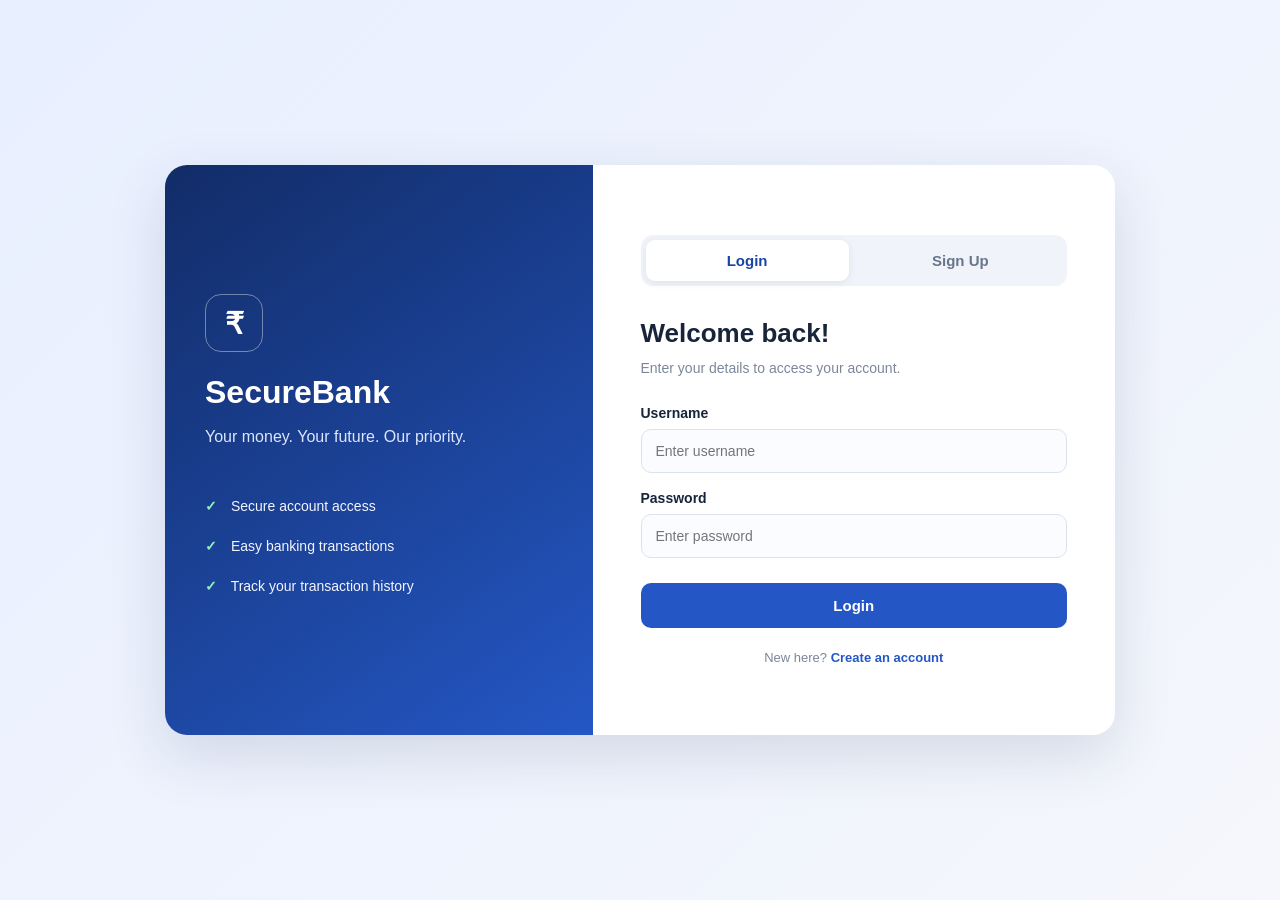
<file: src/main/resources/static/login.html>
<!DOCTYPE html>
<html lang="en">
<head>
    <meta charset="UTF-8">
    <meta name="viewport" content="width=device-width, initial-scale=1.0">
    <title>Banking System | Login</title>
    <link rel="stylesheet" href="auth.css">
</head>
<body>

<div class="auth-container">

    <div class="brand-panel">
        <div class="brand-icon">₹</div>
        <h1>SecureBank</h1>
        <p>Your money. Your future. Our priority.</p>

        <div class="feature">
            <span>✓</span> Secure account access
        </div>
        <div class="feature">
            <span>✓</span> Easy banking transactions
        </div>
        <div class="feature">
            <span>✓</span> Track your transaction history
        </div>
    </div>

    <div class="form-panel">

        <div class="tabs">
            <button id="loginTab" class="tab active"
                    type="button" onclick="showForm('login')">
                Login
            </button>

            <button id="signupTab" class="tab"
                    type="button" onclick="showForm('signup')">
                Sign Up
            </button>
        </div>

        <!-- LOGIN FORM -->
        <form id="loginForm">

            <h2>Welcome back!</h2>
            <p class="subtitle">
                Enter your details to access your account.
            </p>

            <label for="loginUsername">Username</label>
            <input id="loginUsername"
                   name="username"
                   type="text"
                   placeholder="Enter username"
                   autocomplete="username"
                   required>

            <label for="loginPassword">Password</label>
            <input id="loginPassword"
                   name="password"
                   type="password"
                   placeholder="Enter password"
                   autocomplete="current-password"
                   required>

            <button class="submit-btn" type="submit">
                Login
            </button>

            <p id="loginMessage" class="message" role="status"></p>

            <p class="switch-text">
                New here?
                <a href="#"
                   onclick="showForm('signup'); return false;">
                    Create an account
                </a>
            </p>

        </form>

        <!-- SIGN UP FORM -->
        <form id="signupForm" hidden>

            <h2>Create your account</h2>
            <p class="subtitle">Get started with SecureBank.</p>

            <label for="signupUsername">Username</label>
            <input id="signupUsername"
                   name="username"
                   type="text"
                   placeholder="Choose a username"
                   autocomplete="username"
                   required
                   minlength="3">

            <!-- NEW EMAIL FIELD -->
            <label for="signupEmail">Email Address</label>
            <input id="signupEmail"
                   name="email"
                   type="email"
                   placeholder="Enter your email address"
                   autocomplete="email"
                   required>

            <label for="signupPassword">Password</label>
            <input id="signupPassword"
                   name="password"
                   type="password"
                   placeholder="Create a password"
                   autocomplete="new-password"
                   required
                   minlength="8">

            <label for="confirmPassword">Confirm password</label>
            <input id="confirmPassword"
                   name="confirmPassword"
                   type="password"
                   placeholder="Re-enter password"
                   autocomplete="new-password"
                   required
                   minlength="8">

            <button class="submit-btn" type="submit">
                Create Account
            </button>

            <p id="signupMessage" class="message" role="status"></p>

            <p class="switch-text">
                Already registered?
                <a href="#"
                   onclick="showForm('login'); return false;">
                    Login
                </a>
            </p>

        </form>

    </div>
</div>

<script src="auth.js"></script>

</body>
</html>
</file>
<file: src/main/resources/static/auth.css>
* {
    margin: 0;
    padding: 0;
    box-sizing: border-box;
}

body {
    min-height: 100vh;
    display: flex;
    justify-content: center;
    align-items: center;
    padding: 25px;
    font-family: "Segoe UI", Arial, sans-serif;
    background: linear-gradient(135deg, #e8efff, #f5f7fc);
    color: #18243a;
}

.auth-container {
    width: 100%;
    max-width: 950px;
    min-height: 570px;
    display: grid;
    grid-template-columns: 0.9fr 1.1fr;
    background: #ffffff;
    border-radius: 22px;
    overflow: hidden;
    box-shadow: 0 20px 60px rgba(29, 48, 87, 0.14);
}

.brand-panel {
    padding: 55px 40px;
    color: white;
    background: linear-gradient(145deg, #122c67, #2457c5);
    display: flex;
    flex-direction: column;
    justify-content: center;
}

.brand-icon {
    width: 58px;
    height: 58px;
    display: grid;
    place-items: center;
    margin-bottom: 22px;
    border: 1px solid rgba(255, 255, 255, 0.4);
    border-radius: 16px;
    font-size: 30px;
    font-weight: 700;
}

.brand-panel h1 {
    font-size: 32px;
    margin-bottom: 12px;
}

.brand-panel > p {
    color: #dce6ff;
    line-height: 1.7;
    margin-bottom: 35px;
}

.feature {
    margin: 12px 0;
    color: #f2f5ff;
    font-size: 14px;
}

.feature span {
    color: #91f0c0;
    margin-right: 10px;
    font-weight: bold;
}

.form-panel {
    padding: 42px 48px;
    display: flex;
    flex-direction: column;
    justify-content: center;
}

.tabs {
    display: flex;
    gap: 10px;
    padding: 5px;
    background: #f0f3f9;
    border-radius: 12px;
    margin-bottom: 32px;
}

.tab {
    flex: 1;
    padding: 12px;
    border: none;
    border-radius: 9px;
    background: transparent;
    color: #68758b;
    font-size: 15px;
    font-weight: 600;
    cursor: pointer;
}

.tab.active {
    color: #1945a2;
    background: white;
    box-shadow: 0 2px 8px rgba(0, 0, 0, 0.07);
}

form h2 {
    font-size: 26px;
    margin-bottom: 8px;
}

.subtitle {
    margin-bottom: 25px;
    color: #7b879a;
    font-size: 14px;
    line-height: 1.6;
}

label {
    display: block;
    margin: 17px 0 8px;
    font-size: 14px;
    font-weight: 600;
}

input {
    width: 100%;
    padding: 13px 14px;
    border: 1px solid #dce2ed;
    border-radius: 10px;
    background: #fbfcff;
    font-size: 14px;
    outline: none;
    transition: border-color 0.2s, box-shadow 0.2s;
}

input:focus {
    border-color: #3869d4;
    box-shadow: 0 0 0 3px rgba(56, 105, 212, 0.12);
}

.submit-btn {
    width: 100%;
    margin-top: 25px;
    padding: 14px;
    border: none;
    border-radius: 10px;
    background: #2457c5;
    color: white;
    font-size: 15px;
    font-weight: 600;
    cursor: pointer;
    transition: background 0.2s;
}

.submit-btn:hover {
    background: #1945a2;
}

.submit-btn:disabled {
    opacity: 0.65;
    cursor: wait;
}

.switch-text {
    margin-top: 22px;
    text-align: center;
    font-size: 13px;
    color: #7b879a;
}

.switch-text a {
    color: #2457c5;
    font-weight: 600;
    text-decoration: none;
}

.switch-text a:hover {
    text-decoration: underline;
}

.message {
    margin-top: 12px;
    font-size: 13px;
    line-height: 1.5;
    overflow-wrap: anywhere;
}

.message.error {
    color: #c62828;
}

.message.success {
    color: #187747;
}

[hidden] {
    display: none !important;
}

@media (max-width: 700px) {
    body {
        padding: 12px;
    }

    .auth-container {
        max-width: 440px;
        grid-template-columns: 1fr;
    }

    .brand-panel {
        padding: 28px;
    }

    .brand-panel h1 {
        font-size: 26px;
    }

    .brand-panel > p {
        margin-bottom: 15px;
    }

    .feature {
        display: none;
    }

    .form-panel {
        padding: 30px 24px;
    }
}
</file>
